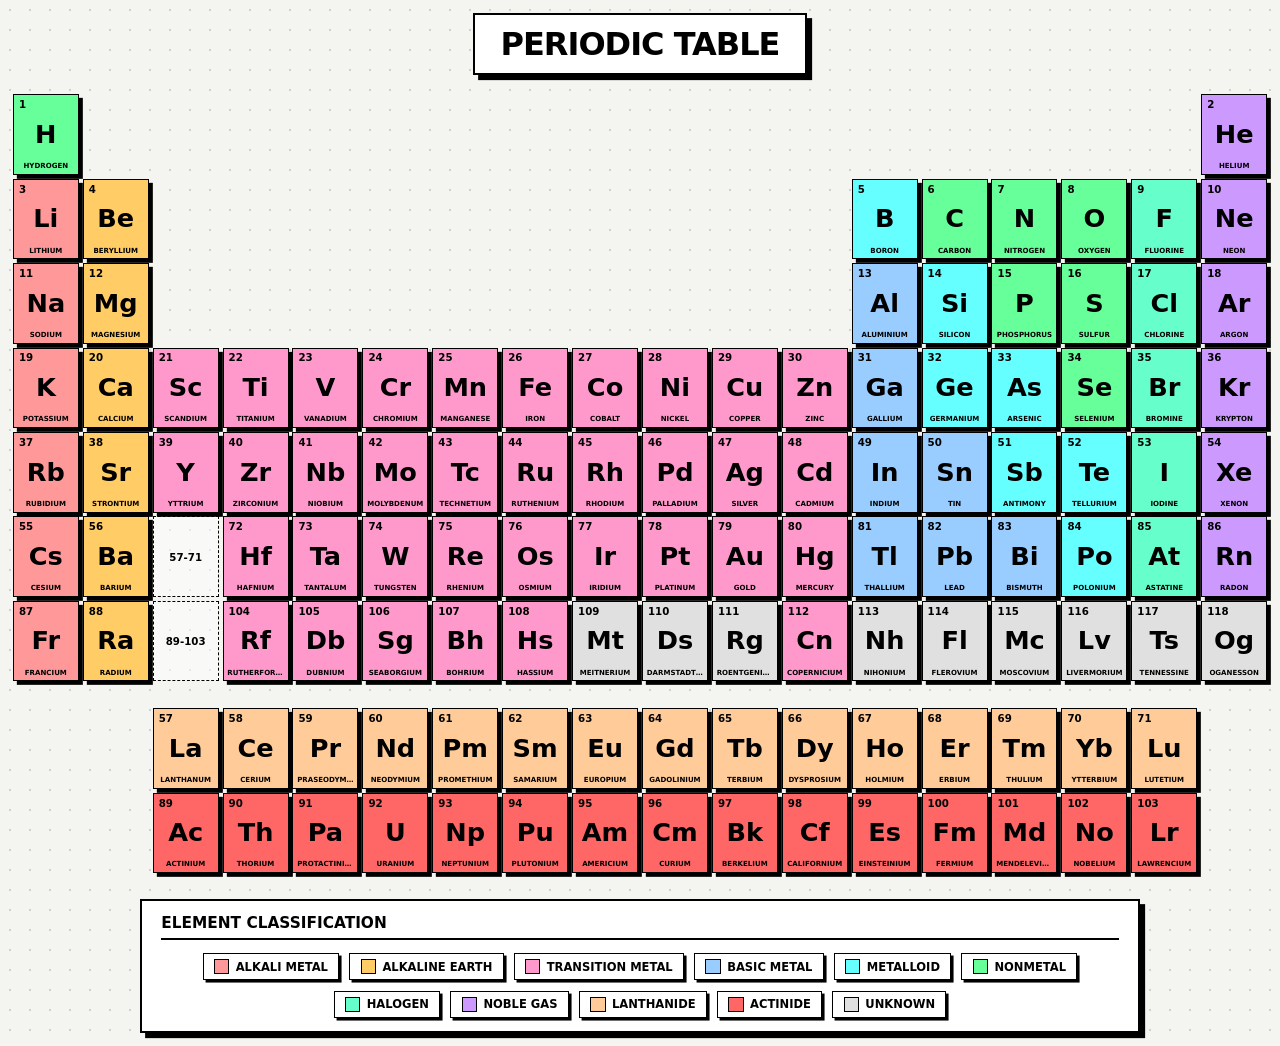
<file: projects/periodic-table/index.html>
<!DOCTYPE html>
<html lang="en">
<head>
    <meta charset="UTF-8">
    <meta name="viewport" content="width=device-width, initial-scale=1.0">
    <title>Periodic Table: Neo-Brutalist</title>
    <link rel="icon" type="image/x-icon" href="../../assets/favicon.ico">
    
    <link rel="stylesheet" href="style.css">
</head>
<body>

    <header>
        <h1>Periodic Table</h1>
    </header>

    <div class="table-wrapper">
        <div class="periodic-table" id="table-container">
            <div class="label-spacer label-lanth">57-71</div>
            <div class="label-spacer label-actin">89-103</div>
        </div>
    </div>

    <div class="legend-container">
        <div class="legend-title">Element Classification</div>
        <div class="legend-list" id="legend"></div>
    </div>

    <div class="overlay" id="overlay">
        <div class="focus-card" id="focus-card">
            <button class="close-btn" onclick="closeModal()">×</button>
            
            <div class="card-header" id="card-header">
                <div class="card-symbol-large" id="modal-symbol"></div>
                <div class="card-number-large" id="modal-number"></div>
            </div>

            <div class="card-body">
                <div class="card-name-large" id="modal-name"></div>
                <div class="card-category-badge" id="modal-category"></div>

                <div class="info-row">
                    <span class="info-label">Atomic Mass</span>
                    <span class="info-value" id="modal-mass"></span>
                </div>
                <div class="info-row">
                    <span class="info-label">Phase (STP)</span>
                    <span class="info-value" id="modal-phase"></span>
                </div>
                <div class="info-row">
                    <span class="info-label">Period</span>
                    <span class="info-value" id="modal-period"></span>
                </div>
                <div class="info-row">
                    <span class="info-label">Group</span>
                    <span class="info-value" id="modal-group"></span>
                </div>
                <div class="info-row">
                    <span class="info-label">Electron Config</span>
                    <span class="info-value" id="modal-config"></span>
                </div>
            </div>
        </div>
    </div>

    <script src="script.js"></script>
</body>
</html>
</file>
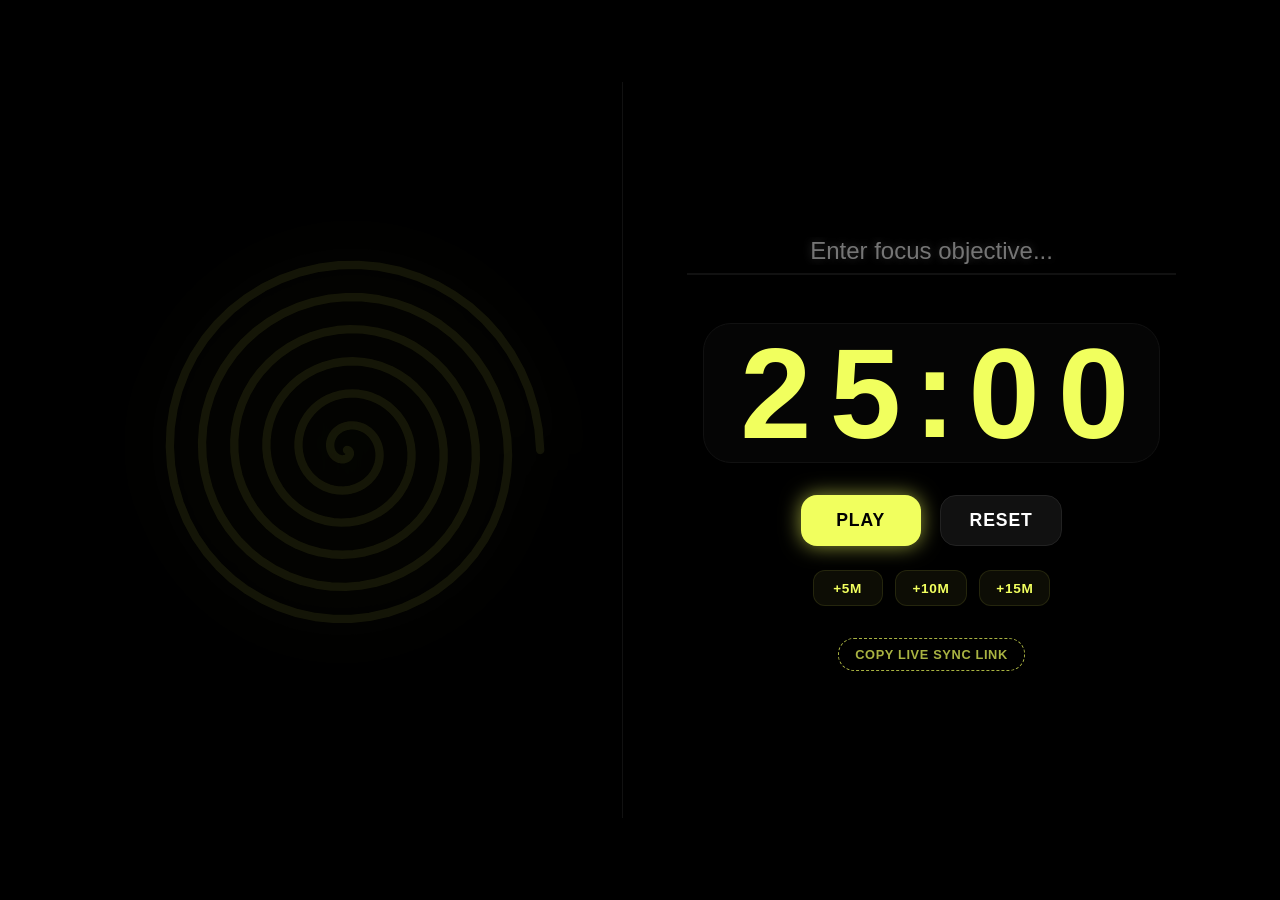
<file: projects/pomodoro/index.html>
<!DOCTYPE html>
<html lang="en">
<head>
    <meta charset="UTF-8">
    <meta name="viewport" content="width=device-width, initial-scale=1.0">
    <title>Focus Flow | Volt Glow Spiral</title>
    <link rel="icon" type="image/x-icon" href="../../assets/favicon.ico">
    <link rel="stylesheet" href="style.css">
</head>
<body>

    <div id="notification">System Live</div>

    <div class="app-container">
        <div class="panel left-panel">
            <svg id="spiral-svg" viewBox="0 0 200 200">
                <path id="spiral-ghost" class="spiral-path spiral-ghost"></path>
                <path id="spiral-grow" class="spiral-path spiral-grow"></path>
            </svg>
        </div>

        <div class="panel right-panel">
            <div class="header-section">
                <div id="editMode">
                    <input type="text" id="taskInput" class="task-input" placeholder="Enter focus objective..." maxlength="25">
                </div>
                <div id="focusMode" class="hidden">
                    <div class="focus-label" id="focusText">Calibrating...</div>
                </div>
            </div>

            <div class="timer-section">
                <div class="digit-box"><div class="digit-strip" id="m10"></div></div>
                <div class="digit-box"><div class="digit-strip" id="m1"></div></div>
                <span class="separator">:</span>
                <div class="digit-box"><div class="digit-strip" id="s10"></div></div>
                <div class="digit-box"><div class="digit-strip" id="s1"></div></div>
            </div>

            <div class="controls-section">
                <button id="startBtn" class="primary">Play</button>
                <button id="pauseBtn" class="hidden">Pause</button>
                <button id="resetBtn">Reset</button>
            </div>

            <div class="quick-add-section">
                <button class="btn-small" onclick="addTime(5)">+5M</button>
                <button class="btn-small" onclick="addTime(10)">+10M</button>
                <button class="btn-small" onclick="addTime(15)">+15M</button>
            </div>

            <div class="share-container">
                <button id="shareBtn">Copy Live Sync Link</button>
            </div>
        </div>
    </div>

    <script src="script.js"></script>
</body>
</html>
</file>
<file: projects/periodic-table/style.css>
:root {
    --bg-color: #ffffff;
    --border-color: #000000;
    --border-width: 2px;
    
    /* High Contrast Palette */
    --cat-alkali: #ff9999;       
    --cat-alkaline: #ffcc66;     
    --cat-transition: #ff99cc;   
    --cat-basic: #99ccff;        
    --cat-metalloid: #66ffff;    
    --cat-nonmetal: #66ff99;     
    --cat-halogen: #66ffcc;      
    --cat-noble: #cc99ff;        
    --cat-lanthanide: #ffcc99;   
    --cat-actinide: #ff6666;     
    --cat-unknown: #e0e0e0;      
}

* {
    box-sizing: border-box;
    margin: 0;
    padding: 0;
    font-family: 'Inter', 'Segoe UI', system-ui, sans-serif;
}

body {
    background-color: #f4f4f0;
    background-image: radial-gradient(#d1d1d1 1px, transparent 1px);
    background-size: 20px 20px;
    color: #000;
    min-height: 100vh;
    display: flex;
    flex-direction: column;
    align-items: center;
    /* Reduced padding to fit better on standard laptop screens */
    padding: 1vw; 
    overflow-x: hidden; /* Prevent horizontal scroll */
}

header {
    text-align: center;
    margin-bottom: 1.5vw;
    background: #fff;
    padding: 0.8vw 2vw;
    border: var(--border-width) solid var(--border-color);
    box-shadow: 0.4vw 0.4vw 0px var(--border-color);
    width: fit-content;
}

h1 {
    font-weight: 900;
    text-transform: uppercase;
    font-size: clamp(1.2rem, 3vw, 2rem);
    letter-spacing: -1px;
    margin: 0;
}

/* --- Table Layout --- */
.table-wrapper {
    width: 100%;
    display: flex;
    justify-content: center;
    /* Ensure container doesn't overflow viewport */
    max-width: 100vw; 
}

.periodic-table {
    display: grid;
    /* minmax(0, 1fr) is critical: allows columns to shrink below content size if needed to fit screen */
    grid-template-columns: repeat(18, minmax(0, 1fr));
    grid-template-rows: repeat(10, auto);
    gap: 0.3vw;
    width: 100%;
    max-width: 1600px; /* Max width for huge screens */
    margin: 0 auto;
}

/* --- Element Card --- */
.element {
    position: relative;
    background-color: var(--element-color);
    border: clamp(1px, 0.15vw, 2px) solid var(--border-color);
    padding: 0.3vw 0.2vw;
    display: flex;
    flex-direction: column;
    justify-content: space-between;
    cursor: pointer;
    transition: transform 0.1s ease, background-color 0.1s;
    box-shadow: 0.3vw 0.3vw 0px var(--border-color);
    user-select: none;
    aspect-ratio: 0.82;
    overflow: hidden; /* Clip content that forces width */
}

.element:hover {
    transform: translate(-0.15vw, -0.15vw);
    box-shadow: 0.5vw 0.5vw 0px var(--border-color);
    z-index: 100;
    background-color: #fff !important;
}

.element:active {
    transform: translate(0.1vw, 0.1vw);
    box-shadow: 0.1vw 0.1vw 0px var(--border-color);
}

.element-header {
    display: flex;
    justify-content: space-between;
    align-items: flex-start;
    padding: 0 0.2vw;
}

.element-number {
    font-size: clamp(7px, 0.8vw, 12px);
    font-weight: 700;
    line-height: 1;
}

.element-symbol {
    font-size: clamp(10px, 2vw, 28px);
    font-weight: 900;
    text-align: center;
    margin-top: -0.2vw;
    color: #000;
    line-height: 1.1;
}

.element-name {
    font-size: clamp(5px, 0.55vw, 10px);
    text-align: center;
    white-space: nowrap;
    overflow: hidden;
    text-overflow: ellipsis;
    font-weight: 600;
    text-transform: uppercase;
    padding: 0 0.1vw;
}

/* Special Rows alignment */
.row-8 { grid-row: 9; margin-top: 1.5vw; } 
.row-9 { grid-row: 10; }

/* Labels */
.label-spacer {
    grid-column: 3;
    display: flex;
    align-items: center;
    justify-content: center;
    font-size: clamp(7px, 0.8vw, 12px);
    font-weight: 700;
    border: clamp(1px, 0.15vw, 2px) dashed #000;
    background: rgba(255,255,255,0.5);
    color: #000;
    aspect-ratio: 0.82;
}
.label-lanth { grid-row: 6; }
.label-actin { grid-row: 7; }

/* --- Legend --- */
.legend-container {
    width: 100%;
    max-width: 1000px;
    background: #fff;
    padding: 1vw 1.5vw;
    border: var(--border-width) solid var(--border-color);
    box-shadow: 0.4vw 0.4vw 0px var(--border-color);
    margin-top: 2vw;
}

.legend-title {
    font-size: clamp(0.9rem, 1.2vw, 1.2rem);
    font-weight: 900;
    text-transform: uppercase;
    margin-bottom: 1vw;
    border-bottom: 2px solid #000;
    padding-bottom: 0.5vw;
}

.legend-list {
    display: flex;
    flex-wrap: wrap;
    gap: 0.8vw;
    justify-content: center;
}

.legend-item {
    display: flex;
    align-items: center;
    padding: 0.4vw 0.8vw;
    border: 1px solid #000;
    background: #fff;
    cursor: pointer;
    transition: all 0.2s;
    box-shadow: 0.2vw 0.2vw 0px #000;
}

.legend-item:hover {
    transform: translate(-1px, -1px);
    box-shadow: 0.3vw 0.3vw 0px #000;
}

.legend-item.active {
    background: #000;
    color: #fff;
}

.legend-box {
    width: clamp(10px, 1.2vw, 16px);
    height: clamp(10px, 1.2vw, 16px);
    border: 1px solid #000;
    margin-right: 0.5vw;
}

.legend-name {
    font-size: clamp(8px, 0.9vw, 12px);
    font-weight: 700;
    text-transform: uppercase;
}

/* --- Modal --- */
.overlay {
    position: fixed;
    top: 0;
    left: 0;
    width: 100%;
    height: 100%;
    background: rgba(255, 255, 255, 0.8);
    backdrop-filter: blur(5px);
    z-index: 2000;
    display: flex;
    justify-content: center;
    align-items: center;
    opacity: 0;
    pointer-events: none;
    transition: opacity 0.2s ease;
    padding: 20px;
}

.overlay.active { opacity: 1; pointer-events: all; }

.focus-card {
    width: 90%;
    max-width: 400px;
    background: #fff;
    border: 3px solid #000;
    box-shadow: 10px 10px 0px #000;
    position: relative;
    transform: scale(0.9);
    transition: transform 0.3s cubic-bezier(0.175, 0.885, 0.32, 1.275);
}

.overlay.active .focus-card { transform: scale(1); }

.card-header {
    background: var(--card-color);
    padding: 30px;
    border-bottom: 3px solid #000;
    display: flex;
    justify-content: space-between;
    align-items: center;
    position: relative;
}

.card-symbol-large {
    font-size: 4rem;
    font-weight: 900;
    line-height: 1;
}

.card-number-large {
    font-size: 2.5rem;
    font-weight: 900;
    opacity: 0.5;
}

.close-btn {
    position: absolute;
    top: -15px;
    right: -15px;
    background: #ff4d4d;
    border: 3px solid #000;
    color: #fff;
    width: 40px;
    height: 40px;
    font-size: 1.5rem;
    font-weight: 700;
    cursor: pointer;
    box-shadow: 4px 4px 0px #000;
    display: flex;
    align-items: center;
    justify-content: center;
    transition: transform 0.1s;
}
.close-btn:hover { transform: scale(1.1); }
.close-btn:active { transform: scale(0.95); }

.card-body { padding: 30px; }

.card-name-large {
    font-size: 2rem;
    font-weight: 900;
    text-transform: uppercase;
    margin-bottom: 5px;
    line-height: 1;
}

.card-category-badge {
    display: inline-block;
    background: #000;
    color: #fff;
    padding: 4px 8px;
    font-size: 0.8rem;
    font-weight: 700;
    text-transform: uppercase;
    margin-bottom: 25px;
}

.info-row {
    display: flex;
    justify-content: space-between;
    border-bottom: 2px solid #eee;
    padding: 8px 0;
    font-size: 0.95rem;
}
.info-row:last-child { border-bottom: none; }

.info-label { font-weight: 600; color: #555; }
.info-value { font-weight: 800; }

/* Mobile Adjustments */
@media (max-width: 600px) {
    .periodic-table { gap: 1px; }
    .element { border-width: 1px; box-shadow: 1px 1px 0px var(--border-color); }
    .element:hover { box-shadow: 2px 2px 0px var(--border-color); }
    body { padding: 5px; }
}
</file>
<file: projects/pomodoro/style.css>
:root {
    --bg-color: #000000;
    --text-main: #ffffff;
    --text-dim: #94a3b8;
    /* Volt Yellow Theme */
    --accent: #F1FF5E; 
    --accent-glow: rgba(241, 255, 94, 0.6);
    --accent-faded: rgba(241, 255, 94, 0.08);
    --transition: all 0.5s cubic-bezier(0.4, 0, 0.2, 1);
}

* {
    margin: 0;
    padding: 0;
    box-sizing: border-box;
    font-family: 'Inter', -apple-system, sans-serif;
}

body {
    background-color: var(--bg-color);
    color: var(--text-main);
    height: 100vh;
    width: 100vw;
    display: flex;
    align-items: center;
    justify-content: center;
    overflow: hidden;
}

.app-container {
    display: flex;
    flex-direction: row; 
    width: 100%;
    height: 100%;
    max-width: 1200px;
    max-height: 800px;
    padding: 2rem;
    gap: 2rem;
}

@media (max-width: 768px) {
    .app-container {
        flex-direction: column;
        max-height: none;
        height: 100vh;
        padding: 1rem;
    }
    .panel { width: 100% !important; height: 50%; }
}

.panel {
    display: flex;
    flex-direction: column;
    justify-content: center;
    align-items: center;
    width: 50%;
    position: relative;
}

.left-panel {
    border-right: 1px solid #111;
}

@media (max-width: 768px) { .left-panel { border-right: none; border-bottom: 1px solid #111; } }

/* Spiral Visualizer with Heavy Glow */
#spiral-svg {
    width: 90%;
    max-width: 420px;
    filter: drop-shadow(0 0 25px var(--accent-glow));
}

.spiral-path {
    fill: none;
    stroke-width: 4;
    stroke-linecap: round;
    stroke-linejoin: round;
}

.spiral-ghost {
    stroke: var(--accent-faded);
}

.spiral-grow {
    stroke: var(--accent);
    transition: stroke-dashoffset 1s linear;
}

.right-panel {
    padding: 2rem;
    text-align: center;
}

.header-section {
    margin-bottom: 1.5rem;
    width: 100%;
}

.task-input {
    background: transparent;
    border: none;
    border-bottom: 2px solid #111;
    color: var(--text-main);
    font-size: 1.5rem;
    padding: 0.5rem;
    text-align: center;
    width: 100%;
    outline: none;
    transition: var(--transition);
    text-shadow: 0 0 10px rgba(255,255,255,0.2);
}

.task-input:focus {
    border-color: var(--accent);
    box-shadow: 0 4px 20px -5px var(--accent-glow);
}

.focus-label {
    font-size: 1.8rem;
    font-weight: 800;
    color: var(--accent);
    text-shadow: 0 0 30px var(--accent-glow);
    letter-spacing: -0.02em;
}

/* Rolling Numeric Timer - Clean Look (No Glow) */
.timer-section {
    height: 140px;
    display: flex;
    align-items: center;
    justify-content: center;
    font-size: clamp(4rem, 10vw, 8.5rem);
    font-weight: 900;
    letter-spacing: -0.05em;
    overflow: hidden;
    margin: 1.5rem 0;
    background: #050505;
    border-radius: 28px;
    padding: 0 1.5rem;
    border: 1px solid #111;
    color: var(--accent);
    text-shadow: none;
}

.digit-box {
    height: 100%;
    overflow: hidden;
    display: flex;
    flex-direction: column;
    width: 0.7em;
}

.digit-strip {
    transition: transform 0.45s cubic-bezier(0.45, 0, 0.55, 1);
    display: flex;
    flex-direction: column;
}

.digit {
    height: 140px; 
    display: flex;
    align-items: center;
    justify-content: center;
}

.separator {
    padding: 0 0.05em;
    line-height: 130px;
}

/* Controls */
.controls-section {
    display: flex;
    gap: 1.2rem;
    justify-content: center;
    margin-top: 0.5rem;
}

button {
    background: #111111;
    border: 1px solid #222;
    color: var(--text-main);
    padding: 0.9rem 1.8rem;
    border-radius: 16px;
    font-size: 1.1rem;
    font-weight: 700;
    cursor: pointer;
    transition: var(--transition);
    min-width: 120px;
    text-transform: uppercase;
    letter-spacing: 0.05em;
}

button:hover {
    border-color: var(--accent);
    background: #000;
    transform: translateY(-2px);
    box-shadow: 0 0 15px var(--accent-faded);
}

button.primary {
    background: var(--accent);
    color: #000;
    border: none;
    box-shadow: 0 0 20px var(--accent-glow);
}

button.primary:hover {
    box-shadow: 0 0 40px var(--accent-glow);
    transform: scale(1.05) translateY(-2px);
}

/* Quick Add Buttons */
.quick-add-section {
    display: flex;
    gap: 0.8rem;
    justify-content: center;
    margin-top: 1.5rem;
}

.btn-small {
    min-width: 70px;
    padding: 0.6rem 1rem;
    font-size: 0.85rem;
    border-radius: 12px;
    background: rgba(241, 255, 94, 0.05);
    border: 1px solid rgba(241, 255, 94, 0.1);
    color: var(--accent);
}

.btn-small:hover {
    background: var(--accent-faded);
    border-color: var(--accent);
}

/* Share Button Styles */
.share-container {
    margin-top: 2rem;
}

#shareBtn {
    background: transparent;
    border: 1px dashed var(--accent);
    color: var(--accent);
    font-size: 0.8rem;
    min-width: auto;
    padding: 0.5rem 1rem;
    opacity: 0.7;
    cursor: pointer;
    transition: var(--transition);
}

#shareBtn:hover {
    opacity: 1;
    background: var(--accent-faded);
}

.hidden { display: none; }

#notification {
    position: fixed;
    top: 20px;
    background: #111;
    border: 1px solid var(--accent);
    padding: 0.75rem 1.8rem;
    border-radius: 50px;
    font-size: 0.9rem;
    font-weight: 700;
    color: var(--accent);
    box-shadow: 0 0 25px var(--accent-glow);
    transform: translateY(-100px);
    transition: transform 0.5s cubic-bezier(0.175, 0.885, 0.32, 1.275);
    z-index: 1000;
}

#notification.show { transform: translateY(0); }
</file>
